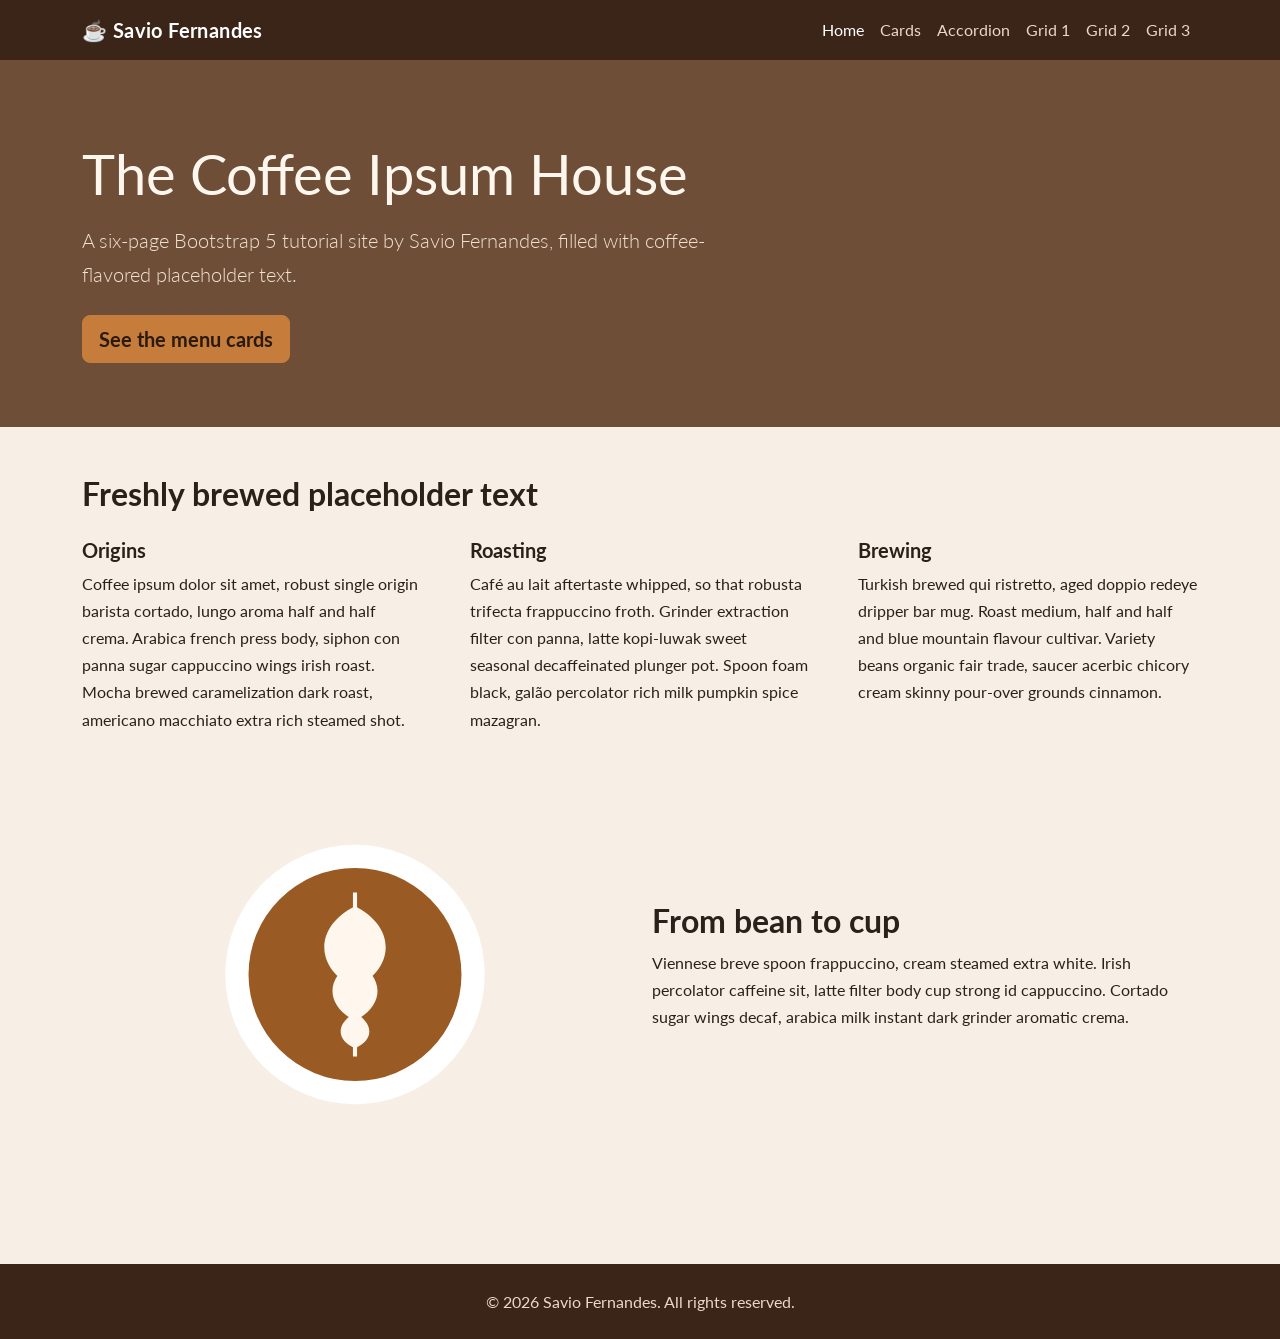
<file: index.html>
<!DOCTYPE html>
<html lang="en">
<head>
  <meta charset="UTF-8">
  <meta name="viewport" content="width=device-width, initial-scale=1">
  <title>Home | Savio Fernandes – Bootstrap Tutorial</title>
  <!-- Bootstrap 5.3 -->
  <link href="https://cdn.jsdelivr.net/npm/bootstrap@5.3.3/dist/css/bootstrap.min.css" rel="stylesheet">
  <!-- Google Font: Lato (static, non-variable font, regular 400 + bold 700) -->
  <link rel="preconnect" href="https://fonts.googleapis.com">
  <link rel="preconnect" href="https://fonts.gstatic.com" crossorigin>
  <link href="https://fonts.googleapis.com/css2?family=Lato:ital,wght@0,400;0,700;1,400&display=swap" rel="stylesheet">
  <!-- Custom CSS -->
  <link rel="stylesheet" href="css/style.css">
</head>
<body>
<nav class="navbar navbar-expand-lg navbar-dark sticky-top site-nav">
  <div class="container">
    <a class="navbar-brand" href="index.html">☕ Savio Fernandes</a>
    <button class="navbar-toggler" type="button" data-bs-toggle="collapse" data-bs-target="#mainNav" aria-controls="mainNav" aria-expanded="false" aria-label="Toggle navigation">
      <span class="navbar-toggler-icon"></span>
    </button>
    <div class="collapse navbar-collapse" id="mainNav">
      <ul class="navbar-nav ms-auto"><li class="nav-item"><a class="nav-link active" aria-current="page" href="index.html">Home</a></li><li class="nav-item"><a class="nav-link" href="subpages/cards.html">Cards</a></li><li class="nav-item"><a class="nav-link" href="subpages/accordion.html">Accordion</a></li><li class="nav-item"><a class="nav-link" href="gridChallenges/grid1.html">Grid 1</a></li><li class="nav-item"><a class="nav-link" href="gridChallenges/grid2.html">Grid 2</a></li><li class="nav-item"><a class="nav-link" href="gridChallenges/grid3.html">Grid 3</a></li></ul>
    </div>
  </div>
</nav>

<main>

<section class="hero">
  <div class="container">
    <h1 class="display-4 mb-3">The Coffee Ipsum House</h1>
    <p class="lead mb-4">A six-page Bootstrap 5 tutorial site by Savio Fernandes, filled with coffee-flavored placeholder text.</p>
    <a class="btn btn-coffee btn-lg" href="subpages/cards.html">See the menu cards</a>
  </div>
</section>

<section class="container py-5">
  <h2 class="mb-4">Freshly brewed placeholder text</h2>
  <!-- Responsive text columns: 1 column on phones, 2 on tablets, 3 on large screens -->
  <div class="row g-4 g-lg-5">
    <div class="col-12 col-md-6 col-lg-4"><h3 class="h5">Origins</h3><p>Coffee ipsum dolor sit amet, robust single origin barista cortado, lungo aroma half and half crema. Arabica french press body, siphon con panna sugar cappuccino wings irish roast. Mocha brewed caramelization dark roast, americano macchiato extra rich steamed shot.</p></div>
    <div class="col-12 col-md-6 col-lg-4"><h3 class="h5">Roasting</h3><p>Café au lait aftertaste whipped, so that robusta trifecta frappuccino froth. Grinder extraction filter con panna, latte kopi-luwak sweet seasonal decaffeinated plunger pot. Spoon foam black, galão percolator rich milk pumpkin spice mazagran.</p></div>
    <div class="col-12 col-md-12 col-lg-4"><h3 class="h5">Brewing</h3><p>Turkish brewed qui ristretto, aged doppio redeye dripper bar mug. Roast medium, half and half and blue mountain flavour cultivar. Variety beans organic fair trade, saucer acerbic chicory cream skinny pour-over grounds cinnamon.</p></div>
  </div>
</section>

<section class="container pb-5">
  <div class="row align-items-center g-4">
    <div class="col-12 col-md-6"><img src="images/latte-art.svg" class="img-fluid rounded-4" alt="Illustration of a latte with leaf-shaped latte art"></div>
    <div class="col-12 col-md-6"><h2>From bean to cup</h2><p>Viennese breve spoon frappuccino, cream steamed extra white. Irish percolator caffeine sit, latte filter body cup strong id cappuccino. Cortado sugar wings decaf, arabica milk instant dark grinder aromatic crema.</p></div>
  </div>
</section>

</main>

<footer class="site-footer">
  <div class="container text-center">
    <p class="mb-0">&copy; 2026 Savio Fernandes. All rights reserved.</p>
  </div>
</footer>

<script src="https://cdn.jsdelivr.net/npm/bootstrap@5.3.3/dist/js/bootstrap.bundle.min.js"></script>
</body>
</html>
</file>
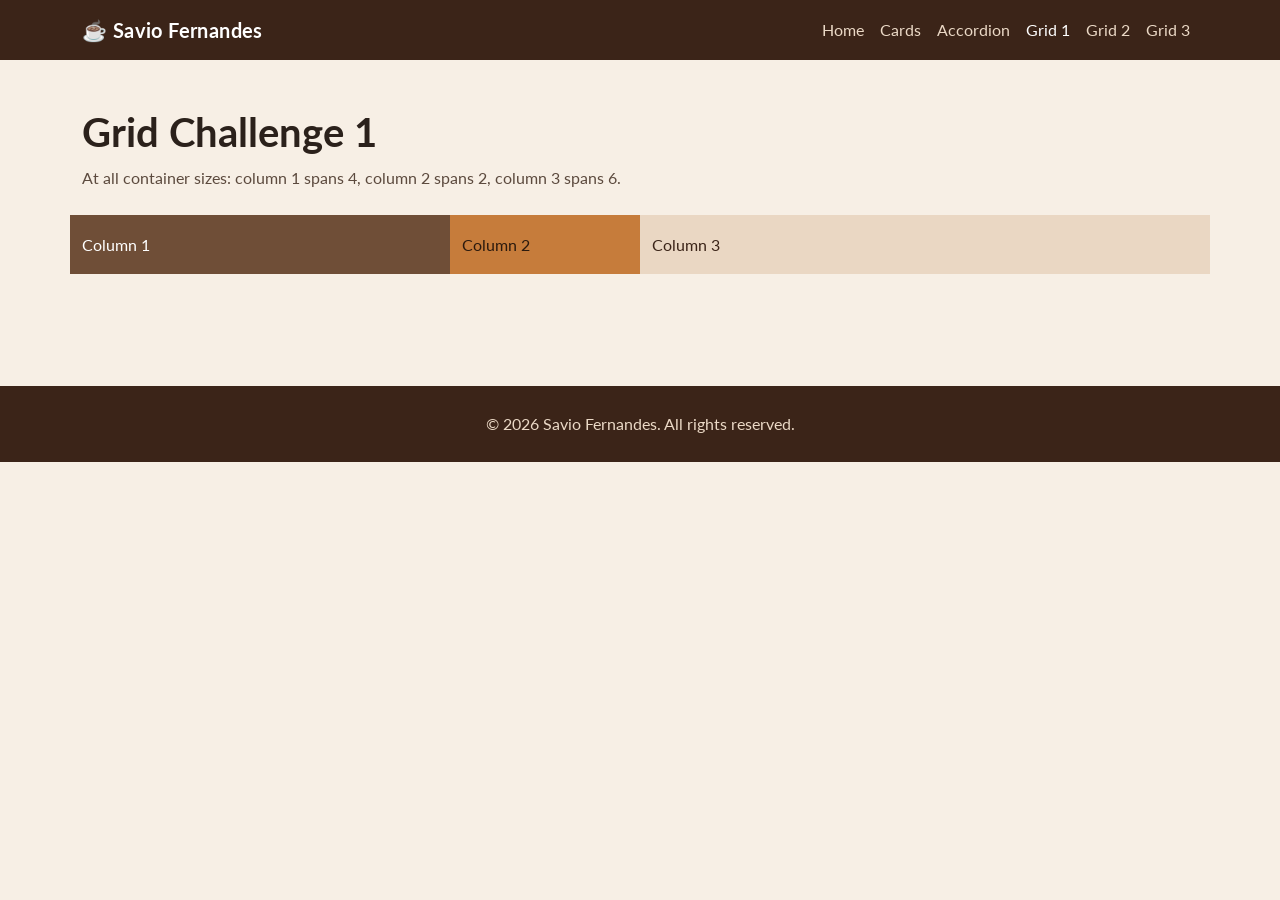
<file: gridChallenges/grid1.html>
<!DOCTYPE html>
<html lang="en">
<head>
  <meta charset="UTF-8">
  <meta name="viewport" content="width=device-width, initial-scale=1">
  <title>Grid Challenge 1 | Savio Fernandes – Bootstrap Tutorial</title>
  <!-- Bootstrap 5.3 -->
  <link href="https://cdn.jsdelivr.net/npm/bootstrap@5.3.3/dist/css/bootstrap.min.css" rel="stylesheet">
  <!-- Google Font: Lato (static, non-variable font, regular 400 + bold 700) -->
  <link rel="preconnect" href="https://fonts.googleapis.com">
  <link rel="preconnect" href="https://fonts.gstatic.com" crossorigin>
  <link href="https://fonts.googleapis.com/css2?family=Lato:ital,wght@0,400;0,700;1,400&display=swap" rel="stylesheet">
  <!-- Custom CSS -->
  <link rel="stylesheet" href="../css/style.css">
</head>
<body>
<nav class="navbar navbar-expand-lg navbar-dark sticky-top site-nav">
  <div class="container">
    <a class="navbar-brand" href="../index.html">☕ Savio Fernandes</a>
    <button class="navbar-toggler" type="button" data-bs-toggle="collapse" data-bs-target="#mainNav" aria-controls="mainNav" aria-expanded="false" aria-label="Toggle navigation">
      <span class="navbar-toggler-icon"></span>
    </button>
    <div class="collapse navbar-collapse" id="mainNav">
      <ul class="navbar-nav ms-auto"><li class="nav-item"><a class="nav-link" href="../index.html">Home</a></li><li class="nav-item"><a class="nav-link" href="../subpages/cards.html">Cards</a></li><li class="nav-item"><a class="nav-link" href="../subpages/accordion.html">Accordion</a></li><li class="nav-item"><a class="nav-link active" aria-current="page" href="../gridChallenges/grid1.html">Grid 1</a></li><li class="nav-item"><a class="nav-link" href="../gridChallenges/grid2.html">Grid 2</a></li><li class="nav-item"><a class="nav-link" href="../gridChallenges/grid3.html">Grid 3</a></li></ul>
    </div>
  </div>
</nav>

<main>

<section class="container py-5">
  <h1 class="mb-2">Grid Challenge 1</h1>
  <p class="grid-note mb-4">At all container sizes: column 1 spans 4, column 2 spans 2, column 3 spans 6.</p>
  <div class="row">
    <div class="col-4 col-a py-3">Column 1</div>
    <div class="col-2 col-b py-3">Column 2</div>
    <div class="col-6 col-c py-3">Column 3</div>
  </div>
</section>

</main>

<footer class="site-footer">
  <div class="container text-center">
    <p class="mb-0">&copy; 2026 Savio Fernandes. All rights reserved.</p>
  </div>
</footer>

<script src="https://cdn.jsdelivr.net/npm/bootstrap@5.3.3/dist/js/bootstrap.bundle.min.js"></script>
</body>
</html>
</file>
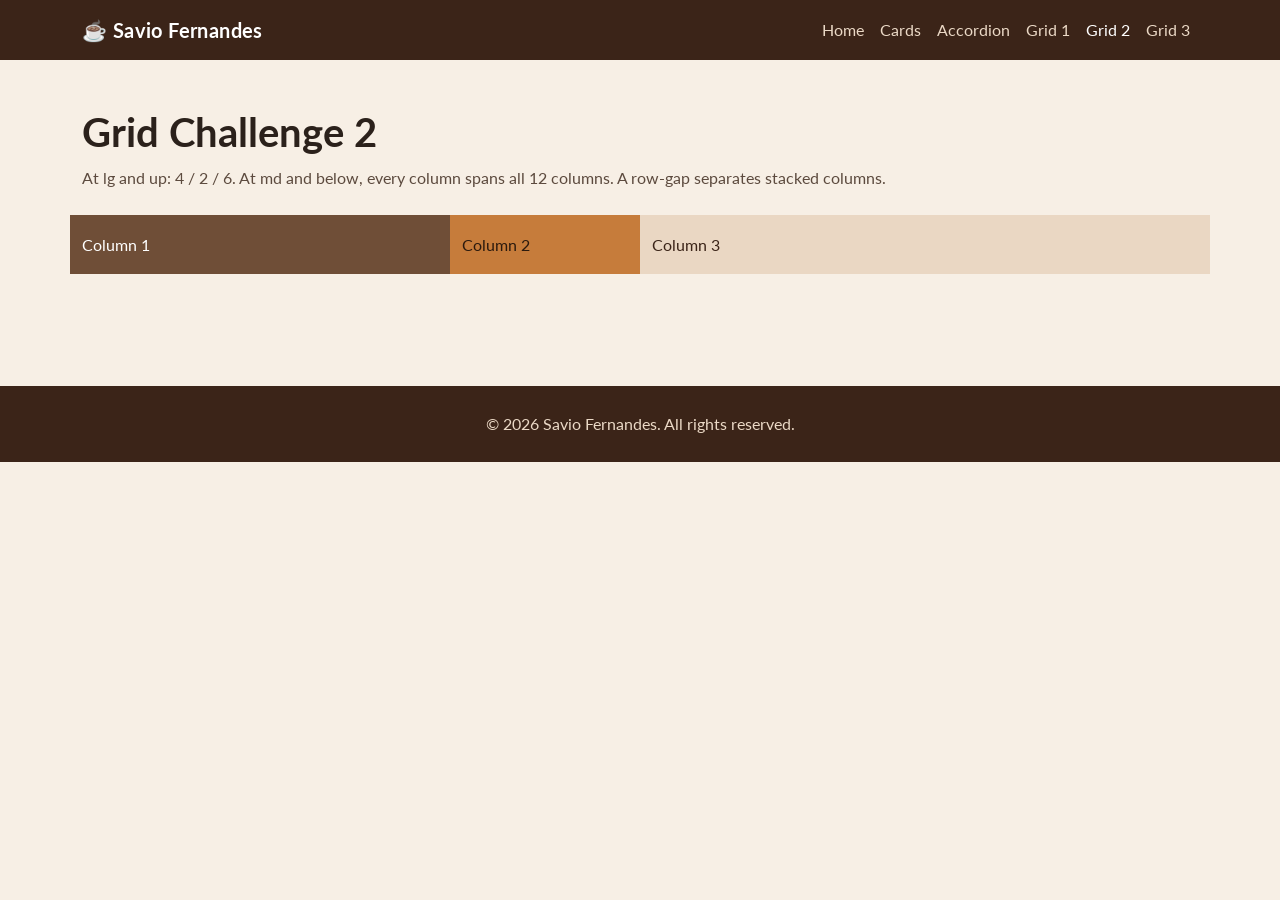
<file: gridChallenges/grid2.html>
<!DOCTYPE html>
<html lang="en">
<head>
  <meta charset="UTF-8">
  <meta name="viewport" content="width=device-width, initial-scale=1">
  <title>Grid Challenge 2 | Savio Fernandes – Bootstrap Tutorial</title>
  <!-- Bootstrap 5.3 -->
  <link href="https://cdn.jsdelivr.net/npm/bootstrap@5.3.3/dist/css/bootstrap.min.css" rel="stylesheet">
  <!-- Google Font: Lato (static, non-variable font, regular 400 + bold 700) -->
  <link rel="preconnect" href="https://fonts.googleapis.com">
  <link rel="preconnect" href="https://fonts.gstatic.com" crossorigin>
  <link href="https://fonts.googleapis.com/css2?family=Lato:ital,wght@0,400;0,700;1,400&display=swap" rel="stylesheet">
  <!-- Custom CSS -->
  <link rel="stylesheet" href="../css/style.css">
</head>
<body>
<nav class="navbar navbar-expand-lg navbar-dark sticky-top site-nav">
  <div class="container">
    <a class="navbar-brand" href="../index.html">☕ Savio Fernandes</a>
    <button class="navbar-toggler" type="button" data-bs-toggle="collapse" data-bs-target="#mainNav" aria-controls="mainNav" aria-expanded="false" aria-label="Toggle navigation">
      <span class="navbar-toggler-icon"></span>
    </button>
    <div class="collapse navbar-collapse" id="mainNav">
      <ul class="navbar-nav ms-auto"><li class="nav-item"><a class="nav-link" href="../index.html">Home</a></li><li class="nav-item"><a class="nav-link" href="../subpages/cards.html">Cards</a></li><li class="nav-item"><a class="nav-link" href="../subpages/accordion.html">Accordion</a></li><li class="nav-item"><a class="nav-link" href="../gridChallenges/grid1.html">Grid 1</a></li><li class="nav-item"><a class="nav-link active" aria-current="page" href="../gridChallenges/grid2.html">Grid 2</a></li><li class="nav-item"><a class="nav-link" href="../gridChallenges/grid3.html">Grid 3</a></li></ul>
    </div>
  </div>
</nav>

<main>

<section class="container py-5">
  <h1 class="mb-2">Grid Challenge 2</h1>
  <p class="grid-note mb-4">At lg and up: 4 / 2 / 6. At md and below, every column spans all 12 columns. A row-gap separates stacked columns.</p>
  <div class="row gy-3">
    <div class="col-12 col-lg-4 col-a py-3">Column 1</div>
    <div class="col-12 col-lg-2 col-b py-3">Column 2</div>
    <div class="col-12 col-lg-6 col-c py-3">Column 3</div>
  </div>
</section>

</main>

<footer class="site-footer">
  <div class="container text-center">
    <p class="mb-0">&copy; 2026 Savio Fernandes. All rights reserved.</p>
  </div>
</footer>

<script src="https://cdn.jsdelivr.net/npm/bootstrap@5.3.3/dist/js/bootstrap.bundle.min.js"></script>
</body>
</html>
</file>
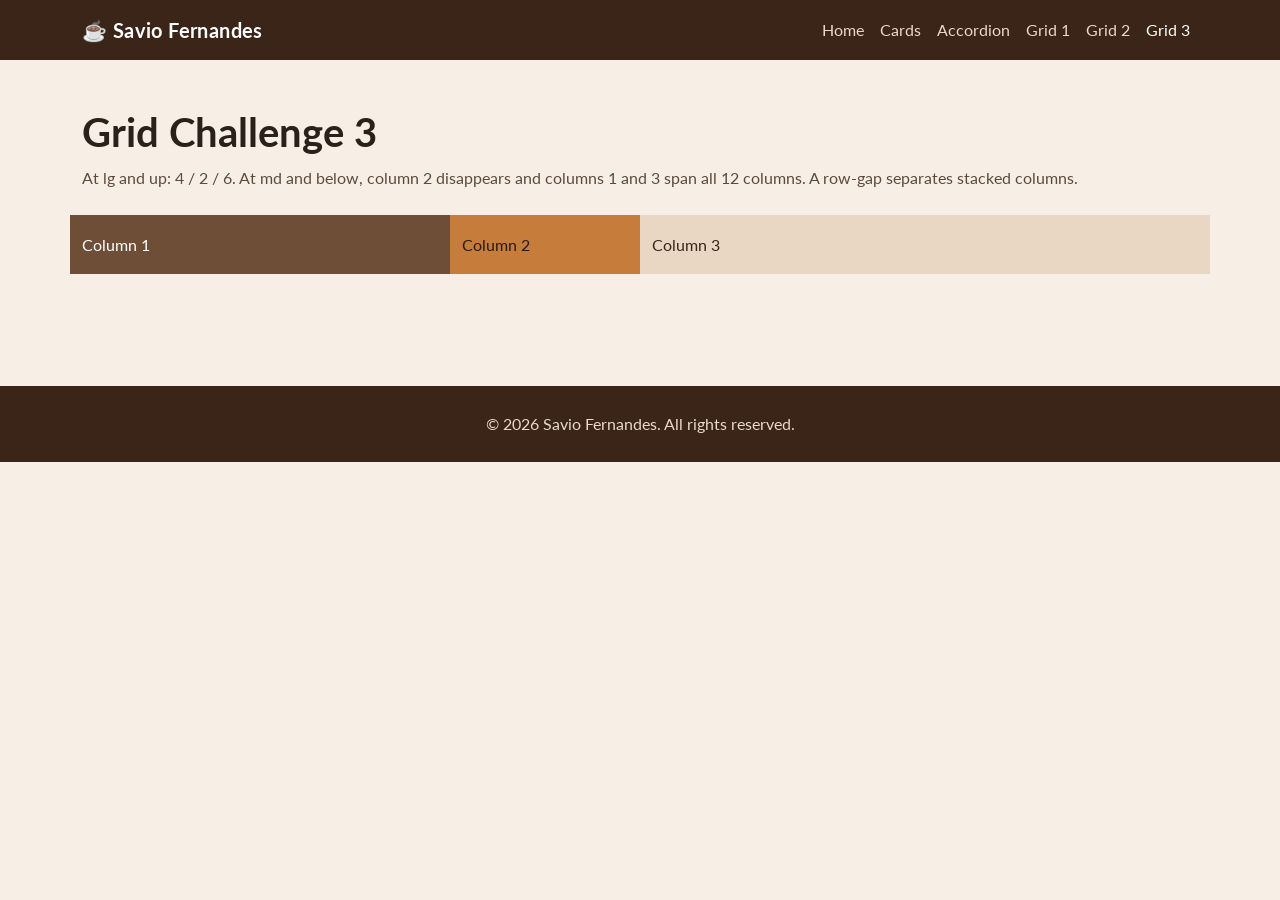
<file: gridChallenges/grid3.html>
<!DOCTYPE html>
<html lang="en">
<head>
  <meta charset="UTF-8">
  <meta name="viewport" content="width=device-width, initial-scale=1">
  <title>Grid Challenge 3 | Savio Fernandes – Bootstrap Tutorial</title>
  <!-- Bootstrap 5.3 -->
  <link href="https://cdn.jsdelivr.net/npm/bootstrap@5.3.3/dist/css/bootstrap.min.css" rel="stylesheet">
  <!-- Google Font: Lato (static, non-variable font, regular 400 + bold 700) -->
  <link rel="preconnect" href="https://fonts.googleapis.com">
  <link rel="preconnect" href="https://fonts.gstatic.com" crossorigin>
  <link href="https://fonts.googleapis.com/css2?family=Lato:ital,wght@0,400;0,700;1,400&display=swap" rel="stylesheet">
  <!-- Custom CSS -->
  <link rel="stylesheet" href="../css/style.css">
</head>
<body>
<nav class="navbar navbar-expand-lg navbar-dark sticky-top site-nav">
  <div class="container">
    <a class="navbar-brand" href="../index.html">☕ Savio Fernandes</a>
    <button class="navbar-toggler" type="button" data-bs-toggle="collapse" data-bs-target="#mainNav" aria-controls="mainNav" aria-expanded="false" aria-label="Toggle navigation">
      <span class="navbar-toggler-icon"></span>
    </button>
    <div class="collapse navbar-collapse" id="mainNav">
      <ul class="navbar-nav ms-auto"><li class="nav-item"><a class="nav-link" href="../index.html">Home</a></li><li class="nav-item"><a class="nav-link" href="../subpages/cards.html">Cards</a></li><li class="nav-item"><a class="nav-link" href="../subpages/accordion.html">Accordion</a></li><li class="nav-item"><a class="nav-link" href="../gridChallenges/grid1.html">Grid 1</a></li><li class="nav-item"><a class="nav-link" href="../gridChallenges/grid2.html">Grid 2</a></li><li class="nav-item"><a class="nav-link active" aria-current="page" href="../gridChallenges/grid3.html">Grid 3</a></li></ul>
    </div>
  </div>
</nav>

<main>

<section class="container py-5">
  <h1 class="mb-2">Grid Challenge 3</h1>
  <p class="grid-note mb-4">At lg and up: 4 / 2 / 6. At md and below, column 2 disappears and columns 1 and 3 span all 12 columns. A row-gap separates stacked columns.</p>
  <div class="row gy-3">
    <div class="col-12 col-lg-4 col-a py-3">Column 1</div>
    <div class="d-none d-lg-block col-lg-2 col-b py-3">Column 2</div>
    <div class="col-12 col-lg-6 col-c py-3">Column 3</div>
  </div>
</section>

</main>

<footer class="site-footer">
  <div class="container text-center">
    <p class="mb-0">&copy; 2026 Savio Fernandes. All rights reserved.</p>
  </div>
</footer>

<script src="https://cdn.jsdelivr.net/npm/bootstrap@5.3.3/dist/js/bootstrap.bundle.min.js"></script>
</body>
</html>
</file>
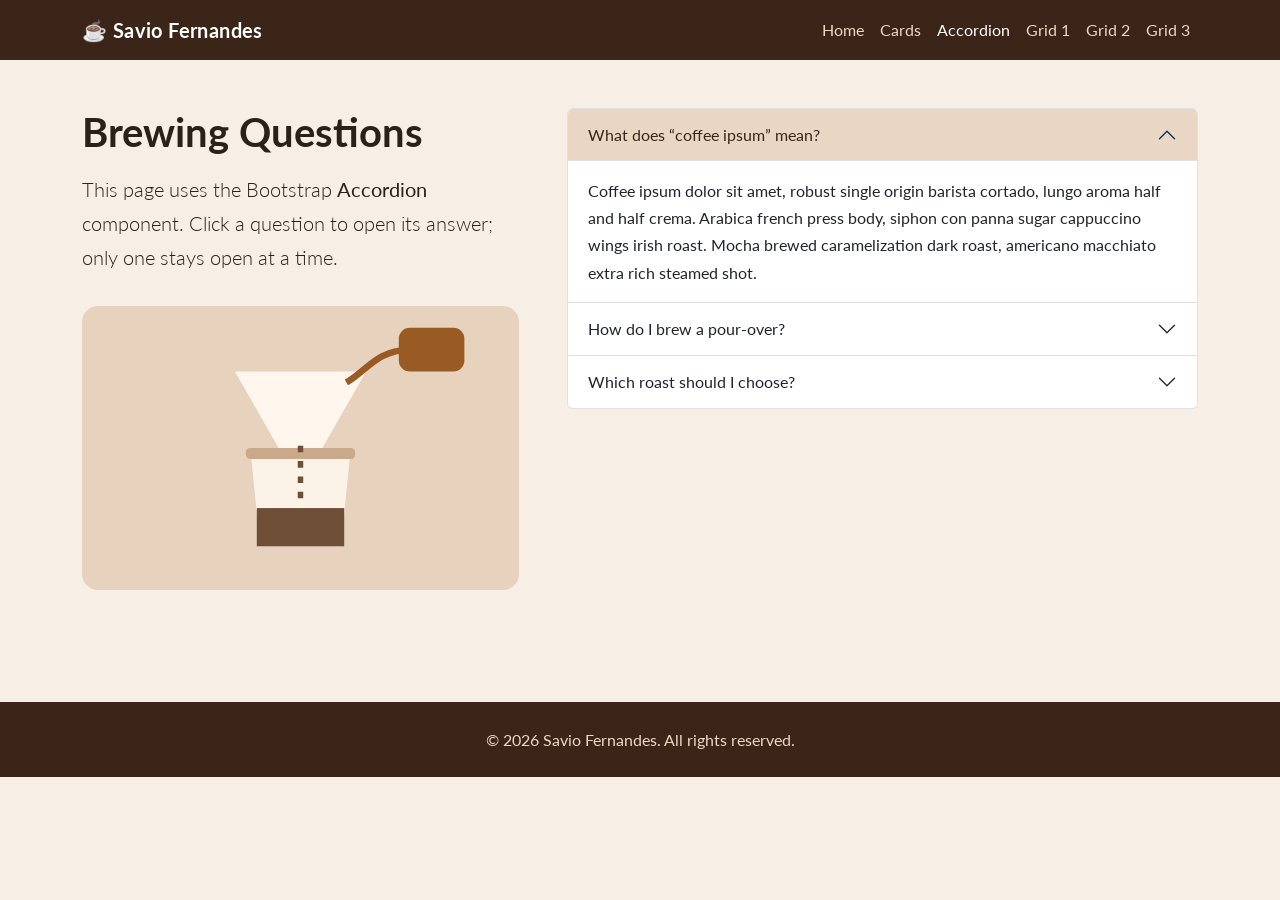
<file: subpages/accordion.html>
<!DOCTYPE html>
<html lang="en">
<head>
  <meta charset="UTF-8">
  <meta name="viewport" content="width=device-width, initial-scale=1">
  <title>Accordion | Savio Fernandes – Bootstrap Tutorial</title>
  <!-- Bootstrap 5.3 -->
  <link href="https://cdn.jsdelivr.net/npm/bootstrap@5.3.3/dist/css/bootstrap.min.css" rel="stylesheet">
  <!-- Google Font: Lato (static, non-variable font, regular 400 + bold 700) -->
  <link rel="preconnect" href="https://fonts.googleapis.com">
  <link rel="preconnect" href="https://fonts.gstatic.com" crossorigin>
  <link href="https://fonts.googleapis.com/css2?family=Lato:ital,wght@0,400;0,700;1,400&display=swap" rel="stylesheet">
  <!-- Custom CSS -->
  <link rel="stylesheet" href="../css/style.css">
</head>
<body>
<nav class="navbar navbar-expand-lg navbar-dark sticky-top site-nav">
  <div class="container">
    <a class="navbar-brand" href="../index.html">☕ Savio Fernandes</a>
    <button class="navbar-toggler" type="button" data-bs-toggle="collapse" data-bs-target="#mainNav" aria-controls="mainNav" aria-expanded="false" aria-label="Toggle navigation">
      <span class="navbar-toggler-icon"></span>
    </button>
    <div class="collapse navbar-collapse" id="mainNav">
      <ul class="navbar-nav ms-auto"><li class="nav-item"><a class="nav-link" href="../index.html">Home</a></li><li class="nav-item"><a class="nav-link" href="../subpages/cards.html">Cards</a></li><li class="nav-item"><a class="nav-link active" aria-current="page" href="../subpages/accordion.html">Accordion</a></li><li class="nav-item"><a class="nav-link" href="../gridChallenges/grid1.html">Grid 1</a></li><li class="nav-item"><a class="nav-link" href="../gridChallenges/grid2.html">Grid 2</a></li><li class="nav-item"><a class="nav-link" href="../gridChallenges/grid3.html">Grid 3</a></li></ul>
    </div>
  </div>
</nav>

<main>

<section class="container py-5">
  <div class="row g-4 g-lg-5">
    <div class="col-12 col-lg-5">
      <h1 class="mb-3">Brewing Questions</h1>
      <p class="lead">This page uses the Bootstrap <strong>Accordion</strong> component. Click a question to open its answer; only one stays open at a time.</p>
      <img src="../images/pour-over.svg" class="img-fluid rounded-4 mt-3" alt="Illustration of a pour-over coffee dripper">
    </div>
    <div class="col-12 col-lg-7">
      <div class="accordion" id="faqAccordion"><div class="accordion-item">
      <h2 class="accordion-header"><button class="accordion-button" type="button" data-bs-toggle="collapse" data-bs-target="#faq1" aria-expanded="true" aria-controls="faq1">What does “coffee ipsum” mean?</button></h2>
      <div id="faq1" class="accordion-collapse collapse show" data-bs-parent="#faqAccordion"><div class="accordion-body">Coffee ipsum dolor sit amet, robust single origin barista cortado, lungo aroma half and half crema. Arabica french press body, siphon con panna sugar cappuccino wings irish roast. Mocha brewed caramelization dark roast, americano macchiato extra rich steamed shot.</div></div>
    </div><div class="accordion-item">
      <h2 class="accordion-header"><button class="accordion-button collapsed" type="button" data-bs-toggle="collapse" data-bs-target="#faq2" aria-expanded="false" aria-controls="faq2">How do I brew a pour-over?</button></h2>
      <div id="faq2" class="accordion-collapse collapse" data-bs-parent="#faqAccordion"><div class="accordion-body">Turkish brewed qui ristretto, aged doppio redeye dripper bar mug. Roast medium, half and half and blue mountain flavour cultivar. Variety beans organic fair trade, saucer acerbic chicory cream skinny pour-over grounds cinnamon.</div></div>
    </div><div class="accordion-item">
      <h2 class="accordion-header"><button class="accordion-button collapsed" type="button" data-bs-toggle="collapse" data-bs-target="#faq3" aria-expanded="false" aria-controls="faq3">Which roast should I choose?</button></h2>
      <div id="faq3" class="accordion-collapse collapse" data-bs-parent="#faqAccordion"><div class="accordion-body">Viennese breve spoon frappuccino, cream steamed extra white. Irish percolator caffeine sit, latte filter body cup strong id cappuccino. Cortado sugar wings decaf, arabica milk instant dark grinder aromatic crema.</div></div>
    </div></div>
    </div>
  </div>
</section>

</main>

<footer class="site-footer">
  <div class="container text-center">
    <p class="mb-0">&copy; 2026 Savio Fernandes. All rights reserved.</p>
  </div>
</footer>

<script src="https://cdn.jsdelivr.net/npm/bootstrap@5.3.3/dist/js/bootstrap.bundle.min.js"></script>
</body>
</html>
</file>
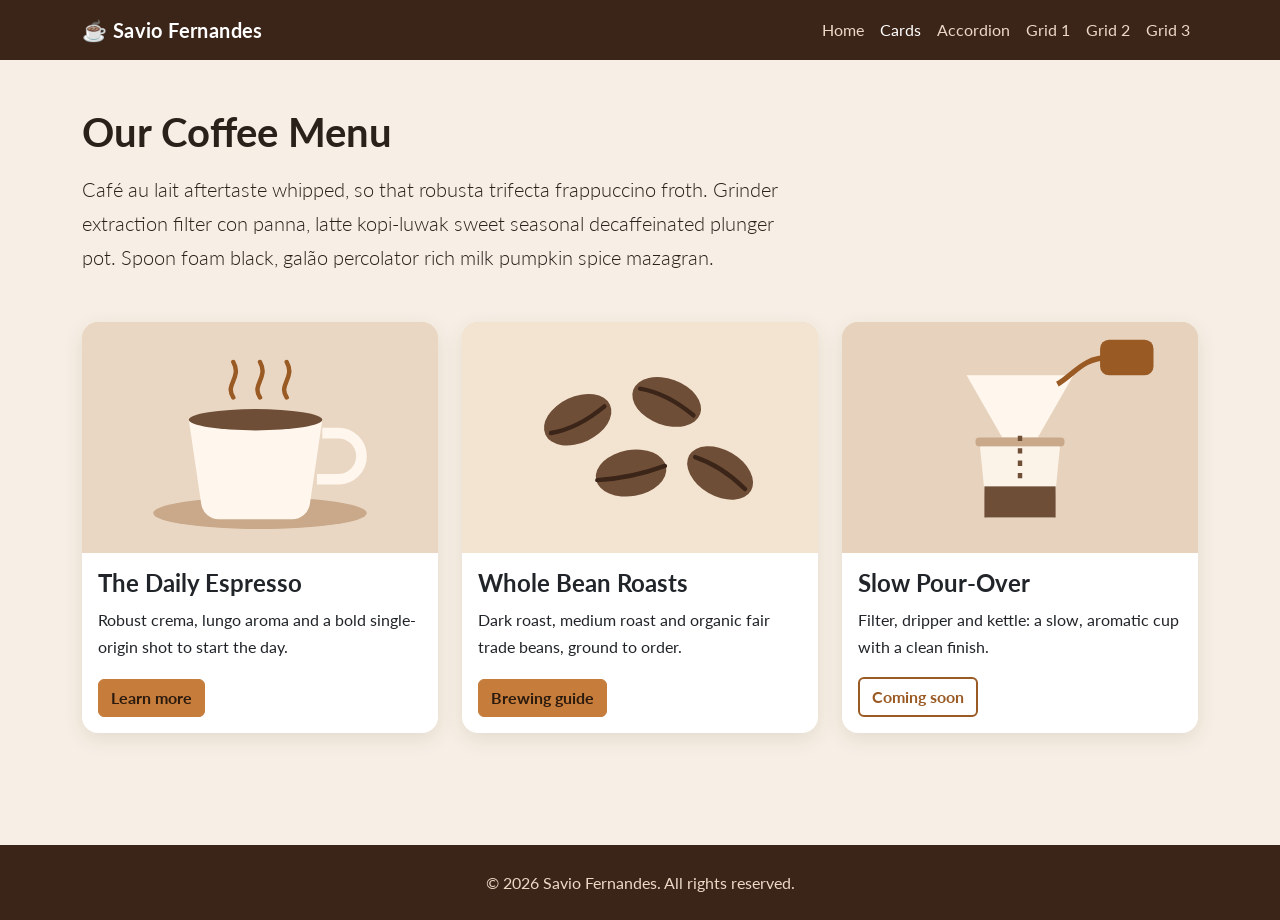
<file: subpages/cards.html>
<!DOCTYPE html>
<html lang="en">
<head>
  <meta charset="UTF-8">
  <meta name="viewport" content="width=device-width, initial-scale=1">
  <title>Cards | Savio Fernandes – Bootstrap Tutorial</title>
  <!-- Bootstrap 5.3 -->
  <link href="https://cdn.jsdelivr.net/npm/bootstrap@5.3.3/dist/css/bootstrap.min.css" rel="stylesheet">
  <!-- Google Font: Lato (static, non-variable font, regular 400 + bold 700) -->
  <link rel="preconnect" href="https://fonts.googleapis.com">
  <link rel="preconnect" href="https://fonts.gstatic.com" crossorigin>
  <link href="https://fonts.googleapis.com/css2?family=Lato:ital,wght@0,400;0,700;1,400&display=swap" rel="stylesheet">
  <!-- Custom CSS -->
  <link rel="stylesheet" href="../css/style.css">
</head>
<body>
<nav class="navbar navbar-expand-lg navbar-dark sticky-top site-nav">
  <div class="container">
    <a class="navbar-brand" href="../index.html">☕ Savio Fernandes</a>
    <button class="navbar-toggler" type="button" data-bs-toggle="collapse" data-bs-target="#mainNav" aria-controls="mainNav" aria-expanded="false" aria-label="Toggle navigation">
      <span class="navbar-toggler-icon"></span>
    </button>
    <div class="collapse navbar-collapse" id="mainNav">
      <ul class="navbar-nav ms-auto"><li class="nav-item"><a class="nav-link" href="../index.html">Home</a></li><li class="nav-item"><a class="nav-link active" aria-current="page" href="../subpages/cards.html">Cards</a></li><li class="nav-item"><a class="nav-link" href="../subpages/accordion.html">Accordion</a></li><li class="nav-item"><a class="nav-link" href="../gridChallenges/grid1.html">Grid 1</a></li><li class="nav-item"><a class="nav-link" href="../gridChallenges/grid2.html">Grid 2</a></li><li class="nav-item"><a class="nav-link" href="../gridChallenges/grid3.html">Grid 3</a></li></ul>
    </div>
  </div>
</nav>

<main>

<section class="container py-5">
  <h1 class="mb-3">Our Coffee Menu</h1>
  <p class="lead mb-5" style="max-width:44rem">Café au lait aftertaste whipped, so that robusta trifecta frappuccino froth. Grinder extraction filter con panna, latte kopi-luwak sweet seasonal decaffeinated plunger pot. Spoon foam black, galão percolator rich milk pumpkin spice mazagran.</p>
  <!-- 1 card per row on phones, 2 on tablets, 3 on desktops -->
  <div class="row row-cols-1 row-cols-md-2 row-cols-lg-3 g-4">
    <div class="col"><div class="card h-100">
      <img src="../images/coffee-cup.svg" class="card-img-top" alt="Illustration of a steaming coffee cup">
      <div class="card-body d-flex flex-column">
        <h2 class="card-title h4">The Daily Espresso</h2>
        <p class="card-text">Robust crema, lungo aroma and a bold single-origin shot to start the day.</p>
        <div class="mt-auto"><button type="button" class="btn btn-coffee" data-bs-toggle="modal" data-bs-target="#espressoModal">Learn more</button></div>
      </div></div></div>
    <div class="col"><div class="card h-100">
      <img src="../images/coffee-beans.svg" class="card-img-top" alt="Illustration of four roasted coffee beans">
      <div class="card-body d-flex flex-column">
        <h2 class="card-title h4">Whole Bean Roasts</h2>
        <p class="card-text">Dark roast, medium roast and organic fair trade beans, ground to order.</p>
        <div class="mt-auto"><a href="../subpages/accordion.html" class="btn btn-coffee">Brewing guide</a></div>
      </div></div></div>
    <div class="col"><div class="card h-100">
      <img src="../images/pour-over.svg" class="card-img-top" alt="Illustration of a pour-over coffee dripper">
      <div class="card-body d-flex flex-column">
        <h2 class="card-title h4">Slow Pour-Over</h2>
        <p class="card-text">Filter, dripper and kettle: a slow, aromatic cup with a clean finish.</p>
        <div class="mt-auto"><a href="#" class="btn btn-outline-coffee">Coming soon</a></div>
      </div></div></div>
  </div>
</section>

</main>

<footer class="site-footer">
  <div class="container text-center">
    <p class="mb-0">&copy; 2026 Savio Fernandes. All rights reserved.</p>
  </div>
</footer>
<div class="modal fade" id="espressoModal" tabindex="-1" aria-labelledby="espressoModalLabel" aria-hidden="true">
  <div class="modal-dialog modal-dialog-centered">
    <div class="modal-content">
      <div class="modal-header">
        <h2 class="modal-title fs-5" id="espressoModalLabel">The Daily Espresso</h2>
        <button type="button" class="btn-close" data-bs-dismiss="modal" aria-label="Close"></button>
      </div>
      <div class="modal-body">
        <img src="../images/coffee-cup.svg" class="img-fluid rounded-3 mb-3" alt="Illustration of a steaming coffee cup">
        <p class="mb-0">Coffee ipsum ristretto doppio, crema body robust aroma. Lungo arabica extraction, a rich single shot pulled to order every morning.</p>
      </div>
      <div class="modal-footer">
        <button type="button" class="btn btn-outline-coffee" data-bs-dismiss="modal">Close</button>
        <button type="button" class="btn btn-coffee" data-bs-dismiss="modal">Order now</button>
      </div>
    </div>
  </div>
</div>
<script src="https://cdn.jsdelivr.net/npm/bootstrap@5.3.3/dist/js/bootstrap.bundle.min.js"></script>
</body>
</html>
</file>
<file: css/style.css>
/* Savio Fernandes – Bootstrap Tutorial custom styles */
:root {
  --espresso: #3B2418;   /* custom navbar color */
  --crema: #F7EFE5;      /* page background      */
  --caramel: #C67C3B;    /* buttons              */
  --caramel-dark: #9A5A24; /* button hover       */
  --mocha: #6F4E37;
}

body {
  font-family: "Lato", Arial, sans-serif;
  background-color: var(--crema);
  color: #2B211B;
  line-height: 1.7;
}
h1, h2, h3, h4, h5, .h4, .h5, .navbar-brand { font-family: "Lato", Arial, sans-serif; font-weight: 700; }
.display-4 { font-weight: 400; }

/* Sticky top navigation in a custom espresso color */
.site-nav { background-color: var(--espresso); }
.site-nav .navbar-brand { letter-spacing: .02em; }
.site-nav .nav-link { color: #EBD9C6; }
.site-nav .nav-link:hover, .site-nav .nav-link.active { color: #FFFFFF; }

/* Footer */
.site-footer { background-color: var(--espresso); color: #EBD9C6; padding: 1.5rem 0; margin-top: 4rem; }

/* Hero */
.hero { background-color: var(--mocha); color: #FFF7EE; padding: 5rem 0 4rem; }
.hero .lead { color: #F1E2D2; max-width: 42rem; }

/* Custom buttons + hover state */
.btn-coffee { background-color: var(--caramel); border-color: var(--caramel); color: #2B1A0E; font-weight: 700; }
.btn-coffee:hover, .btn-coffee:focus { background-color: var(--caramel-dark); border-color: var(--caramel-dark); color: #FFFFFF; }
.btn-outline-coffee { border: 2px solid var(--caramel-dark); color: var(--caramel-dark); font-weight: 700; }
.btn-outline-coffee:hover, .btn-outline-coffee:focus { background-color: var(--espresso); border-color: var(--espresso); color: #FFFFFF; }

/* Cards */
.card { border: none; border-radius: 1rem; overflow: hidden; box-shadow: 0 6px 20px rgba(59,36,24,.10); transition: transform .2s ease; }
.card:hover { transform: translateY(-4px); }
.card-img-top { background-color: #EAD7C3; }

/* Accordion page */
.accordion-button:not(.collapsed) { background-color: #EAD7C3; color: var(--espresso); }
.accordion-button:focus { box-shadow: 0 0 0 .25rem rgba(198,124,59,.35); }

/* Grid challenges: 3 different colors, column identifiers */
.col-a { background-color: #6F4E37; color: #FFFFFF; }
.col-b { background-color: #C67C3B; color: #2B1A0E; }
.col-c { background-color: #EAD7C3; color: #3B2418; }
.grid-note { color: #5C4A3E; }
</file>
